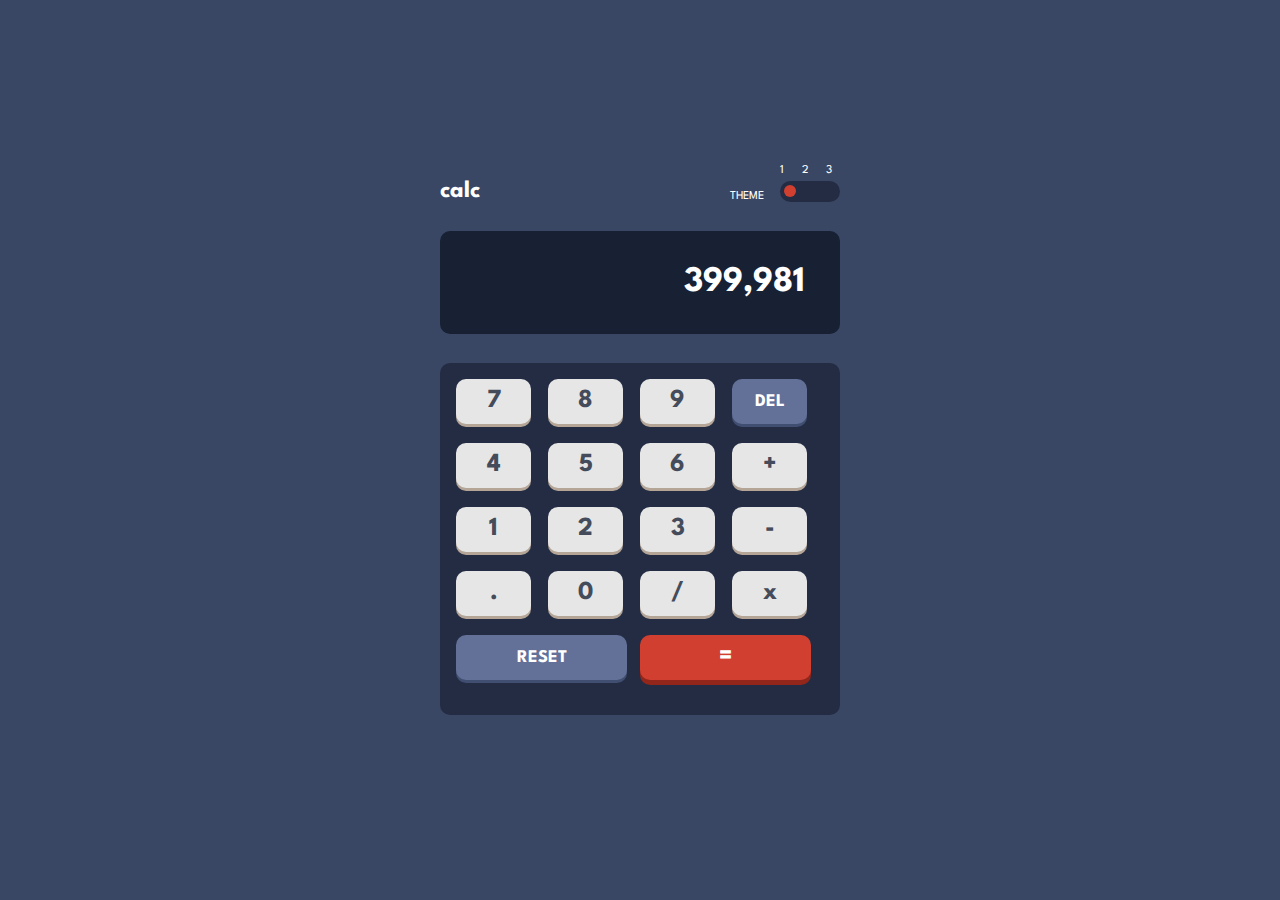
<file: index.html>
<!DOCTYPE html>
<html lang="en">
<head>
  <meta charset="UTF-8">
  <meta name="viewport" content="width=device-width, initial-scale=1.0"> <!-- displays site properly based on user's device -->
  <meta name="description" content="Frontend Mentor | Calculator app">
  <link rel="icon" type="image/png" sizes="32x32" href="./images/favicon-32x32.png">
  <link rel="preconnect" href="https://fonts.googleapis.com">
  <link rel="preconnect" href="https://fonts.gstatic.com" crossorigin>
  <link href="https://fonts.googleapis.com/css2?family=League+Spartan:wght@100..900&display=swap" rel="stylesheet">
  <link rel="stylesheet" href="style.css">
  <title>Frontend Mentor | Calculator app</title>
</head>
<body class="theme1">
  <main class="wrapper">
    <section class="theme-toggle">
      <h1 class="theme-title">calc</h1>
      <div class="toggle-container">
        <span class="theme-text">THEME</span>
        <div class="toggles">
          <div class="toggle-numbers">
            <span>1</span>
            <span>2</span>
            <span>3</span>
          </div>

          <div class="theme-switch">
            <input type="radio" name="theme" id="theme1" selected>
            <input type="radio" name="theme" id="theme2">
            <input type="radio" name="theme" id="theme3">
            <div class="slider"></div>
          </div>
        </div>
      </div>
    </section>

    <section class="screen">
      <h1 class="screen-text">399,981</h1>
    </section>

    <section class="keypad">
      <div class="keys">
        <div class="key numkeys-theme key-1">7</div>
        <div class="key numkeys-theme key-8">8</div>
        <div class="key numkeys-theme key-9">9</div>
        <div class="key action-btn-theme">Del</div>
        <div class="key numkeys-theme key-4">4</div>
        <div class="key numkeys-theme key-5">5</div>
        <div class="key numkeys-theme key-6">6</div>
        <div class="key numkeys-theme key-plus">+</div>
        <div class="key numkeys-theme key-1">1</div>
        <div class="key numkeys-theme key-2">2</div>
        <div class="key numkeys-theme key-3">3</div>
        <div class="key numkeys-theme key-minus">-</div>
        <div class="key numkeys-theme key-dot">.</div>
        <div class="key numkeys-theme key-0">0</div>
        <div class="key numkeys-theme key-slash">/</div>
        <div class="key numkeys-theme key-multiple">x</div>
        <div class="key reset-btn action-btn-theme">Reset</div>
        <div class="key equal-btn">=</div>
      </div>
    </section>
  </main>

  
  <!-- <div class="attribution">
    Challenge by <a href="https://www.frontendmentor.io?ref=challenge" target="_blank">Frontend Mentor</a>. 
    Coded by <a href="https://www.frontendmentor.io/profile/icabduqaadir12">Abdukadir Hilowle</a>.
  </div> -->


  <script>
    let radios = document.querySelectorAll("input[type='radio']");
    let numKeys = document.querySelectorAll('.numkeys-theme');
    console.log(numKeys);
    
    radios.forEach(radio => {
      radio.addEventListener('change', () => {
        document.body.className = '';
        document.body.classList.add(radio.id);
      })
    })
  </script>
</body>
</html>
</file>
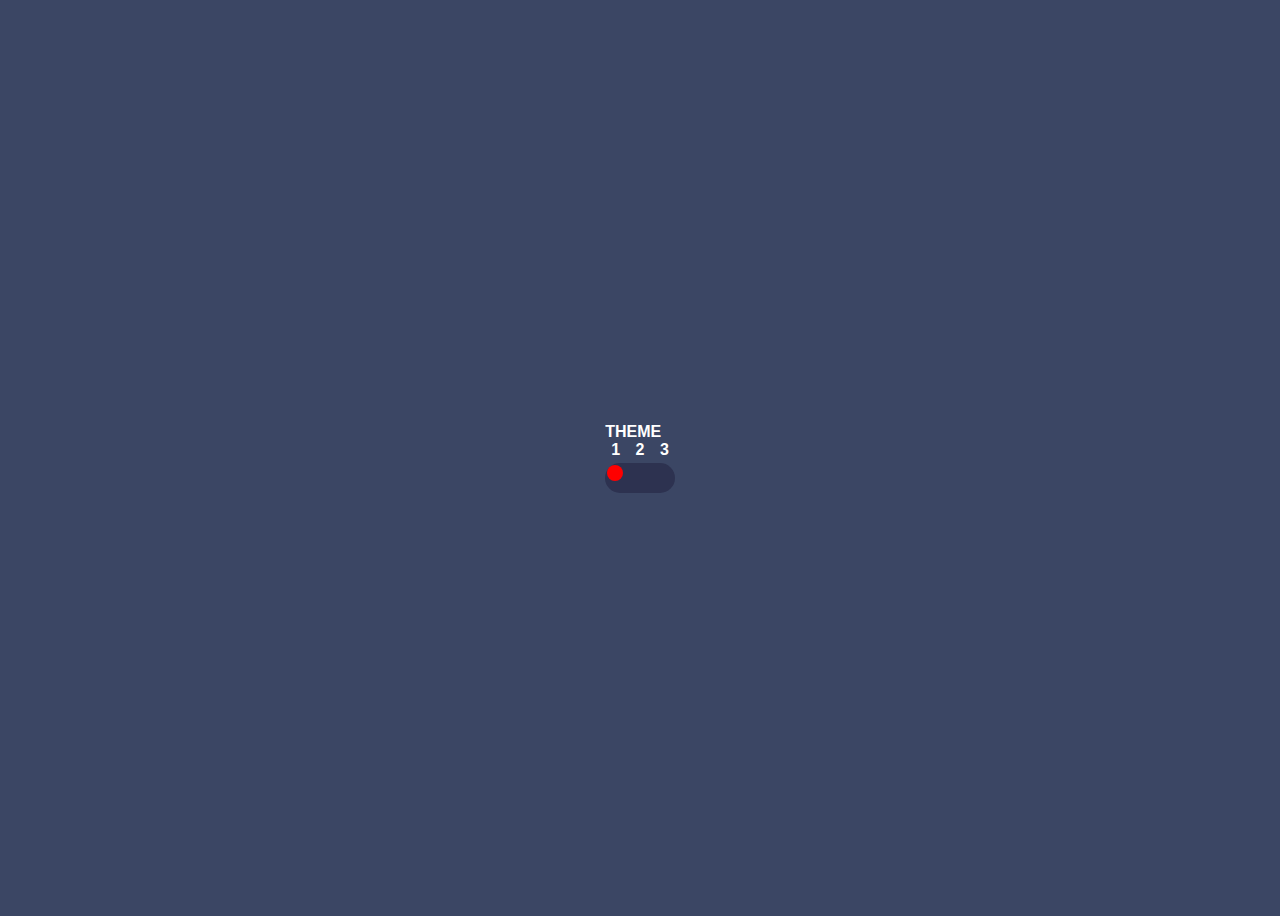
<file: sample.html>
<!-- <!DOCTYPE html>
<html lang="en">
<head>
  <meta charset="UTF-8">
  <meta name="viewport" content="width=device-width, initial-scale=1.0">
  <title>Theme Toggle Calculator</title>
  <style>
    :root {
      --bg-color: #3b4664;
      --btn-color: #eae3dc;
    }

    body {
      background-color: var(--bg-color);
      transition: background-color 0.3s;
      height: 100vh;
      display: flex;
      align-items: center;
      justify-content: center;
      font-family: sans-serif;
    }

    .theme-toggle span {
  font-weight: bold;
  color: var(--text-color);
}

.theme-numbers {
  display: flex;
  justify-content: space-between;
  margin-bottom: 4px;
}

.theme-numbers span {
  color: var(--number-color);
  padding: 0 6px;
  font-weight: bold;
}


    .theme-switch {
      position: relative;
      display: flex;
      background: #2d3250;
      border-radius: 50px;
      padding: 0.3rem;
      width: 60px;
      justify-content: space-between;
    }

    .theme-switch input[type="radio"] {
      appearance: none;
      width: 20px;
      height: 20px;
      margin: 0;
      cursor: pointer;
    }

    .theme-switch .slider {
      position: absolute;
      top: 2px;
      left: 2px;
      width: 16px;
      height: 16px;
      background: red;
      border-radius: 50%;
      transition: left 0.3s;
    }

    #theme2:checked ~ .slider {
      left: 22px;
    }

    #theme3:checked ~ .slider {
      left: 42px;
    }

    body.theme1 {
  --bg-color: #3b4664;
  --btn-color: #eae3dc;
  --text-color: #ffffff;
  --number-color: #ffffff;
}

body.theme2 {
  --bg-color: #e6e6e6;
  --btn-color: #d1cccc;
  --text-color: #000000;
  --number-color: #333333;
}

body.theme3 {
  --bg-color: #17062a;
  --btn-color: #331c4d;
  --text-color: #ffe600;
  --number-color: #e8dcff;
}

  </style>
</head>
<body class="theme1">
  <div class="theme-toggle">
    <span>THEME</span>
    <div class="toggle-container">
      <div class="theme-numbers">
        <span>1</span>
        <span>2</span>
        <span>3</span>
      </div>
      <div class="theme-switch">
        <input type="radio" name="theme" id="theme1" checked />
        <input type="radio" name="theme" id="theme2" />
        <input type="radio" name="theme" id="theme3" />
        <div class="slider"></div>
      </div>
    </div>
  </div>

  <script>
    const radios = document.querySelectorAll('input[name="theme"]');
    radios.forEach(radio => {
      radio.addEventListener('change', () => {
        document.body.className = ''; // Clear any existing theme
        document.body.classList.add(radio.id); // Add theme1 / theme2 / theme3
      });
    });
  </script>
</body>
</html> -->

<!DOCTYPE html>
<html lang="en">
<head>
    <meta charset="UTF-8">
    <meta name="viewport" content="width=device-width, initial-scale=1.0">
    <title>Document</title>
    <style>
        body {
            background-color: var(--bg-color);
            display: flex;
            align-items: center;
            justify-content: center;
            min-height: 100vh;
            font-family: sans-serif;
        }

        body.theme1 {
            --bg-color: #3b4664;
            --btn-color: #eae3dc;
            --text-color: #ffffff;
            --number-color: #ffffff;
        }

        body.theme2 {
        --bg-color: #e6e6e6;
        --btn-color: #d1cccc;
        --text-color: #000000;
        --number-color: #333333;
        }

        body.theme3 {
        --bg-color: #17062a;
        --btn-color: #331c4d;
        --text-color: #ffe600;
        --number-color: #e8dcff;
        }

        .theme-toggle span {
            font-weight: bold;
            color: var(--text-color);
        }

        .theme-numbers {
            display: flex;
            justify-content: space-between;
            margin-bottom: 4px;
        }

        .theme-numbers span{
            color: var(--number-color);
            padding: 0 6px;
            font-weight: bold;
        }

        .theme-switch {
            display: flex;
            background-color: #2d3250;
            border-radius: 50px;
            padding: 0.3rem;
            justify-content: space-between;
            width: 60px;
            position: relative;
        }

        .theme-switch input[type='radio'] {
            appearance: none;
            margin: 0;
            width: 20px;
            height: 20px;
            cursor: pointer;
        }

        .theme-switch .slider {
            position: absolute;
            top: 2px;
            left: 2px;
            width: 16px;
            height: 16px;
            border-radius: 50%;
            background-color: red;
        }

        #theme2:checked ~ .slider {
            left: 22px;
        }

        #theme3:checked ~ .slider {
            left: 42px;
        }


    </style>
</head>
<body class="theme1">
    <section class="theme-toggle">
        <span>THEME</span>
        <div class="toggle-container">
            <div class="theme-numbers">
                <span>1</span>
                <span>2</span>
                <span>3</span>
            </div>

            <div class="theme-switch">
                <input type="radio" name="theme" id="theme1" checked>
                <input type="radio" name="theme" id="theme2">
                <input type="radio" name="theme" id="theme3">
                <div class="slider"></div>
            </div>
        </div>
    </section>

    <script>
        let radios = document.querySelectorAll("input[type='radio']")
        console.log(radios);

        radios.forEach(radio => {
            radio.addEventListener('change', () => {
                document.body.className = '';
                document.body.classList.add(radio.id)
            })
        })
        
    </script>
</body>
</html>
</file>
<file: style.css>
* {
  padding: 0;
  margin: 0;
  box-sizing: border-box;
  font-family: "League Spartan", sans-serif;
}

body.theme1 {
  --mainBg: hsl(222, 26%, 31%);
  --toggleBg-and-kepadBg: hsl(223, 31%, 20%);
  --screen-bg: hsl(224, 36%, 15%);
  --key-bg-1: hsl(225, 21%, 49%);
  --key-shadow-1: hsl(224, 28%, 35%);
  --key-bg-and-toggle: hsl(6, 63%, 50%);
  --key-shadow: hsl(6, 70%, 34%);
  --key-bg-2: hsl(0, 0%, 90%);
  --key-shadow-2: hsl(28, 16%, 65%);
  --primary-text: hsl(0, 100%, 100%);
  --secondary-text: hsl(221, 14%, 31%);
}
body.theme1 .key.numkeys-theme {
  color: var(--secondary-text) !important;
}
body.theme1 .key.equal-btn, body.theme1 .key.action-btn-theme {
  color: var(--primary-text) !important;
}

body.theme2 {
  color: white;
  --mainBg: hsl(0, 0%, 90%);
  --toggleBg-and-kepadBg: hsl(0, 5%, 81%);
  --screen-bg: hsl(0, 0%, 93%);
  --key-bg-1: hsl(185, 42%, 37%);
  --key-shadow-1: hsl(185, 58%, 25%);
  --key-bg-and-toggle: hsl(25, 98%, 40%);
  --key-shadow: hsl(25, 99%, 27%);
  --key-bg-2: hsl(0, 0%, 90%);
  --key-shadow-2: hsl(35, 11%, 61%);
  --primary-text: hsl(60, 10%, 19%);
  --secondary-text: hsl(0, 100%, 100%);
}

body.theme3 {
  --mainBg: hsl(268, 75%, 9%);
  --toggleBg-and-kepadBg: hsl(268, 71%, 12%);
  --screen-bg: hsl(268, 71%, 12%);
  --key-bg-1: hsl(281, 89%, 26%);
  --key-shadow-1: hsl(285, 91%, 52%);
  --key-bg-and-toggle: hsl(176, 100%, 44%);
  --key-shadow: hsl(177, 92%, 70%);
  --key-bg-2: hsl(268, 47%, 21%);
  --key-shadow-2: hsl(290, 70%, 36%);
  --primary-text: hsl(52, 100%, 62%);
  --secondary-text: hsl(0, 100%, 100%);
}

body {
  background-color: var(--mainBg);
  min-height: 100vh;
  display: flex;
  flex-direction: column;
  align-items: center;
  justify-content: center;
  padding: 1.8rem;
}
body .wrapper {
  max-width: 400px;
  width: 100%;
  margin-bottom: 20px;
  display: flex;
  flex-direction: column;
  gap: 1.8rem;
}
body .wrapper .theme-toggle {
  display: flex;
  justify-content: space-between;
}
body .wrapper .theme-toggle .theme-title {
  align-self: flex-end;
  color: var(--primary-text);
  font-size: 24px;
}
body .wrapper .theme-toggle .toggle-container {
  display: flex;
  gap: 1rem;
}
body .wrapper .theme-toggle .toggle-container .theme-text {
  align-self: flex-end;
}
body .wrapper .theme-toggle .toggle-container .theme-text, body .wrapper .theme-toggle .toggle-container .toggle-numbers span {
  color: var(--primary-text);
  font-size: 0.75rem;
  font-weight: 400;
}
body .wrapper .theme-toggle .toggle-container .toggle-numbers {
  display: flex;
  gap: 1.1rem;
  margin-bottom: 5px;
}
body .wrapper .theme-toggle .toggle-container .theme-switch {
  display: flex;
  justify-content: space-between;
  position: relative;
  background-color: var(--toggleBg-and-kepadBg);
  width: 60px;
  padding: 0.1rem;
  border-radius: 50px;
}
body .wrapper .theme-toggle .toggle-container .theme-switch input[type=radio] {
  appearance: none;
  width: 14px;
  height: 14px;
  margin: 2px;
  cursor: pointer;
}
body .wrapper .theme-toggle .toggle-container .theme-switch .slider {
  position: absolute;
  top: 4px;
  left: 4px;
  width: 12px;
  height: 12px;
  background-color: var(--key-bg-and-toggle);
  border-radius: 50%;
  cursor: pointer;
}
body .wrapper .theme-toggle .toggle-container .theme-switch #theme2:checked ~ .slider {
  left: 24px;
}
body .wrapper .theme-toggle .toggle-container .theme-switch #theme3:checked ~ .slider {
  left: 43px;
}
body .wrapper .screen {
  background-color: var(--screen-bg);
  padding: 35px;
  border-radius: 10px;
}
body .wrapper .screen-text {
  color: var(--primary-text);
  float: inline-end;
  font-size: 36px;
}
body .wrapper .keypad {
  background-color: var(--toggleBg-and-kepadBg);
  padding: 1rem;
  width: 100%;
  display: flex;
  justify-content: center;
  border-radius: 10px;
}
body .wrapper .keypad .keys {
  width: 100%;
  display: grid;
  grid-template-columns: repeat(4, 1fr);
  grid-auto-rows: 64px;
}
body .wrapper .keypad .keys .key {
  width: 100%;
  background-color: var(--key-bg-2);
  display: flex;
  align-items: center;
  justify-content: center;
  gap: 1rem;
  height: 50px;
  width: 55px;
  padding: 0;
  border-radius: 10px;
  font-size: 26px;
  font-weight: 700;
  user-select: none;
  box-shadow: 0px 5px 0px var(--key-shadow-2);
  cursor: pointer;
  color: var(--primary-text);
}
@media (min-width: 400px) {
  body .wrapper .keypad .keys .key {
    height: 45px;
    width: 75px;
    box-shadow: 0px 3px 0px var(--key-shadow-2);
  }
}
body .wrapper .keypad .keys .action-btn-theme {
  background-color: var(--key-bg-1);
  color: var(--secondary-text);
  text-transform: uppercase;
  text-align: center;
  font-size: 18px;
  box-shadow: 0px 5px 0px var(--key-shadow-1);
}
@media (min-width: 375px) {
  body .wrapper .keypad .keys .action-btn-theme {
    box-shadow: 0px 3px 0px var(--key-shadow-1);
  }
}
body .wrapper .keypad .keys .reset-btn, body .wrapper .keypad .keys .equal-btn {
  grid-column: span 2;
  grid-row: 5/5;
}
body .wrapper .keypad .keys .reset-btn, body .wrapper .keypad .keys .equal-btn {
  width: 93%;
}
body .wrapper .keypad .keys .equal-btn {
  background-color: var(--key-bg-and-toggle);
  box-shadow: 0px 5px 0px var(--key-shadow);
  color: var(--secondary-text);
}
body .attribution {
  font-size: 11px;
  text-align: center;
  color: var(--text-2);
}
body .attribution a {
  color: var(--text-2);
  font-weight: bold;
}

/*# sourceMappingURL=style.css.map */
</file>
